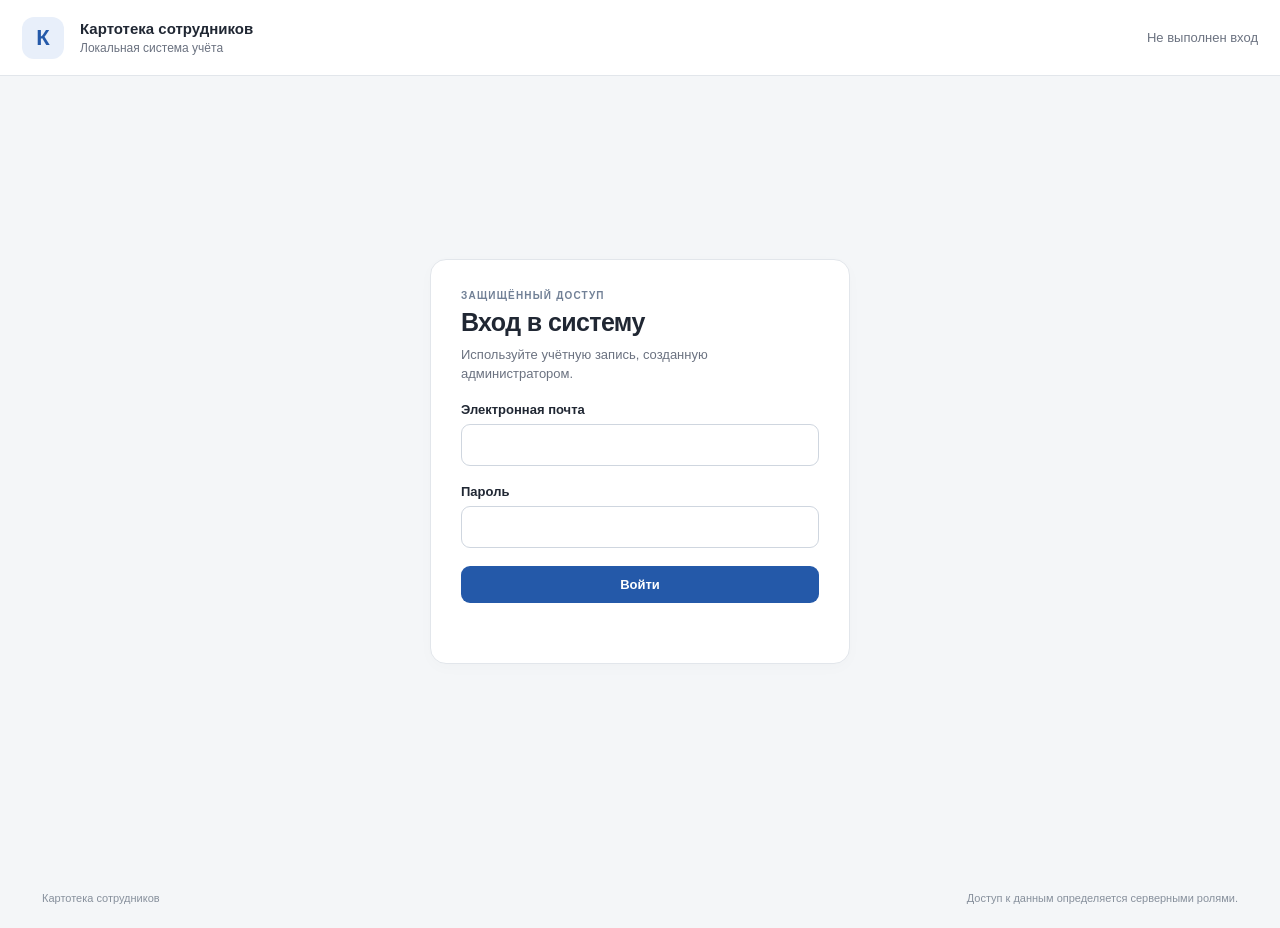
<file: index.html>
<!doctype html>
<html lang="ru">
<head>
  <meta charset="utf-8">
  <meta name="viewport" content="width=device-width, initial-scale=1">
  <meta name="color-scheme" content="light">
  <title>Картотека сотрудников</title>
  <link rel="stylesheet" href="/styles.css">
  <script defer src="/app.js"></script>
</head>
<body>
  <header class="topbar">
    <div class="brand"><span class="brand-mark">К</span><div><strong>Картотека сотрудников</strong><small>Локальная система учёта</small></div></div>
    <div class="session"><span id="session-label">Не выполнен вход</span><button id="logout-button" class="button button-quiet hidden" type="button">Выйти</button></div>
  </header>
  <main class="page">
    <section id="login-view" class="login-wrap">
      <form id="login-form" class="panel login-panel">
        <div class="eyebrow">Защищённый доступ</div>
        <h1>Вход в систему</h1>
        <p class="muted">Используйте учётную запись, созданную администратором.</p>
        <label for="email">Электронная почта</label>
        <input id="email" name="email" type="email" autocomplete="username" required maxlength="254">
        <label for="password">Пароль</label>
        <input id="password" name="password" type="password" autocomplete="current-password" required>
        <button class="button button-primary full" type="submit">Войти</button>
        <p id="login-error" class="error" role="alert" aria-live="polite"></p>
      </form>
    </section>

    <section id="app-view" class="hidden">
      <div class="page-heading">
        <div><div class="eyebrow">Обзор</div><h1>Состояние картотеки</h1><p class="muted">Уведомления рассчитываются по актуальным данным сервера.</p></div>
        <div class="heading-actions"><button id="create-employee-button" class="button button-primary hidden" type="button">Добавить сотрудника</button><button id="manage-custom-fields-button" class="button button-secondary hidden" type="button">Настроить поля</button><button id="manage-units-button" class="button button-secondary hidden" type="button">Подразделения</button><button id="audit-log-button" class="button button-secondary hidden" type="button">История действий</button><button id="refresh-button" class="button button-secondary" type="button">Обновить данные</button></div>
      </div>
      <div id="status-message" class="status-message hidden" role="status" aria-live="polite"></div>

      <section class="panel alerts-panel" aria-labelledby="alerts-title">
        <div class="section-heading"><div><div class="eyebrow">Требуют внимания</div><h2 id="alerts-title">Уведомления <span id="alert-count" class="count">0</span></h2></div><span id="last-updated" class="muted small"></span></div>
        <div id="alerts-empty" class="empty-state hidden"><span class="empty-icon">✓</span><strong>Активных предупреждений нет</strong><p>Если даты изменятся, список будет пересчитан при обновлении.</p></div>
        <div id="alerts-list" class="alert-list"></div>
      </section>

      <section class="panel employees-panel" aria-labelledby="employees-title">
        <div class="section-heading"><div><div class="eyebrow">Справочник</div><h2 id="employees-title">Сотрудники</h2></div><span id="employee-count" class="muted small"></span></div>
        <form id="search-form" class="search-row"><label class="sr-only" for="employee-search">Поиск по ФИО или табельному номеру</label><input id="employee-search" type="search" maxlength="100" placeholder="ФИО или табельный номер"><button class="button button-secondary" type="submit">Найти</button><button id="clear-search" class="button button-quiet" type="button">Сбросить</button></form>
        <div class="table-wrap"><table><thead><tr><th><input id="select-page-employees" type="checkbox" aria-label="Выбрать сотрудников на странице"></th><th>ФИО</th><th>Табельный номер</th><th>Должность</th><th>Подразделение</th><th></th></tr></thead><tbody id="employees-body"><tr><td colspan="6" class="muted">Загрузка…</td></tr></tbody></table></div>
        <div class="pagination"><span id="selected-employee-count" class="muted small">Выбрано: 0</span><button id="export-table-button" class="button button-secondary" type="button">Общая таблица / экспорт</button><button id="prev-page" class="button button-quiet" type="button">Назад</button><span id="page-label" class="muted small">Страница 1</span><button id="next-page" class="button button-quiet" type="button">Далее</button></div>
      </section>
    </section>
  </main>

  <dialog id="audit-log-dialog" class="employee-dialog">
    <div class="dialog-heading"><div><div class="eyebrow">Администрирование</div><h2>История действий</h2></div><button id="audit-log-close" class="icon-button" type="button" aria-label="Закрыть историю">×</button></div>
    <p class="muted small">Журнал показывает, кто и когда выполнял действия в системе. Содержимое персональных полей и документов в журнал не копируется.</p>
    <form id="audit-filter-form" class="search-row"><label class="sr-only" for="audit-search">Поиск по журналу</label><input id="audit-search" type="search" maxlength="150" placeholder="Пользователь, действие, запись"><button class="button button-secondary" type="submit">Найти</button><button id="audit-clear" class="button button-quiet" type="button">Сбросить</button></form>
    <div class="table-wrap"><table><thead><tr><th>Дата и время</th><th>Пользователь</th><th>Действие</th><th>Объект</th><th>Дополнительно</th></tr></thead><tbody id="audit-log-body"><tr><td colspan="5" class="muted">Откройте журнал для загрузки.</td></tr></tbody></table></div>
    <div class="pagination"><button id="audit-prev" class="button button-quiet" type="button">Назад</button><span id="audit-page-label" class="muted small">Страница 1</span><button id="audit-next" class="button button-quiet" type="button">Далее</button></div>
    <p id="audit-log-error" class="form-error hidden" role="alert"></p>
  </dialog>

  <dialog id="employee-dialog" class="employee-dialog">
    <div class="dialog-heading"><div><div class="eyebrow">Карточка сотрудника</div><h2 id="dialog-name">Сотрудник</h2></div><div class="dialog-heading-actions"><button id="edit-employee-button" class="button button-primary hidden" type="button">Редактировать</button><button id="close-dialog" class="icon-button" type="button" aria-label="Закрыть карточку">×</button></div></div>
    <section id="employee-photo-section" class="employee-photo-section" aria-label="Фотография сотрудника"><div id="employee-photo-frame" class="employee-photo-frame"><span id="employee-photo-placeholder">Нет фотографии</span><img id="employee-photo-image" class="hidden" alt="Фотография сотрудника"></div><div id="employee-photo-actions" class="employee-photo-actions hidden"><button id="upload-employee-photo" class="button button-secondary" type="button">Загрузить / заменить фото</button><button id="delete-employee-photo" class="button button-quiet danger-button hidden" type="button">Удалить фото</button></div><p id="employee-photo-error" class="form-error hidden" role="alert"></p></section>
    <div id="employee-details" class="detail-grid"></div>
    <section id="employee-attachments" class="attachments-section hidden" aria-labelledby="attachments-title">
      <div class="section-heading"><div><div class="eyebrow">Файлы и сканы</div><h3 id="attachments-title">Документы сотрудника</h3></div></div>
      <p class="muted small">Файл прикрепляется к группе документа целиком. Например, один скан паспорта относится сразу к серии, номеру, дате и органу выдачи.</p>
      <div id="employee-attachments-list" class="attachments-groups"></div>
      <p id="employee-attachments-error" class="form-error hidden" role="alert"></p>
    </section>
    <section class="dialog-alerts"><h3>Уведомления по сотруднику</h3><div id="employee-alerts" class="alert-list"></div><p id="employee-alerts-empty" class="muted small hidden">Активных предупреждений нет.</p></section>
    <section class="related-section">
      <div class="section-heading"><div><div class="eyebrow">Связанные сведения</div><h3>Дополнительные записи</h3></div></div>
      <p class="muted small">Записи привязаны к этой карточке. Изменения сохраняются отдельно и не создают копию сотрудника.</p>
      <div id="employee-related-list" class="related-list"></div>
      <p id="employee-related-error" class="form-error hidden" role="alert"></p>
    </section>
  </dialog>
  <dialog id="related-form-dialog" class="employee-dialog related-form-dialog">
    <div class="dialog-heading"><div><div class="eyebrow">Связанная запись</div><h2 id="related-form-title">Новая запись</h2></div><button id="related-form-close" class="icon-button" type="button" aria-label="Закрыть форму">×</button></div>
    <form id="related-form" novalidate><div id="related-form-fields" class="form-grid"></div><fieldset id="relative-custom-fields-section" class="hidden"><legend>Дополнительные поля родственника</legend><div id="relative-custom-fields" class="form-grid"></div></fieldset><div id="related-form-error" class="form-error hidden" role="alert" aria-live="polite"></div><div class="form-actions"><button id="related-form-cancel" class="button button-quiet" type="button">Отмена</button><button id="related-form-save" class="button button-primary" type="submit">Сохранить</button></div></form>
  </dialog>

  <dialog id="employee-form-dialog" class="employee-dialog employee-form-dialog">
    <div class="dialog-heading"><div><div class="eyebrow">Данные сотрудника</div><h2 id="employee-form-title">Новый сотрудник</h2></div><button id="cancel-employee-form-top" class="icon-button" type="button" aria-label="Закрыть форму">×</button></div>
    <form id="employee-form" novalidate>
      <p class="muted small">Даты вводятся строго в формате ДД.ММ.ГГГГ. Обязательные поля отмечены звёздочкой.</p>
      <div id="employee-form-error" class="form-error hidden" role="alert" aria-live="polite"></div>
      <fieldset><legend>Основные сведения</legend><div class="form-grid">
        <label>Табельный номер<input name="personnelNumber" maxlength="100" autocomplete="off"></label>
        <label>Фамилия *<input name="lastName" maxlength="200" required autocomplete="family-name"></label>
        <label>Имя *<input name="firstName" maxlength="200" required autocomplete="given-name"></label>
        <label>Отчество<input name="middleName" maxlength="200"></label>
        <label>Дата рождения<input name="dateOfBirth" inputmode="numeric" placeholder="ДД.ММ.ГГГГ" maxlength="10" data-date></label>
        <label>Семейное положение<input name="maritalStatus" maxlength="50"></label>
      </div></fieldset>
      <fieldset><legend>Паспорт</legend><div class="form-grid">
        <label>Серия паспорта<input name="passportSeries" maxlength="20" autocomplete="off"></label>
        <label>Номер паспорта<input name="passportNumber" maxlength="20" autocomplete="off"></label>
        <label class="span-2">Кем выдан<input name="passportIssuedBy" maxlength="300"></label>
        <label>Дата выдачи<input name="passportIssuedOn" inputmode="numeric" placeholder="ДД.ММ.ГГГГ" maxlength="10" data-date></label>
      </div><p class="muted small">Скан прикрепляется один раз к группе «Паспорт» в карточке сотрудника — не к каждому полю отдельно.</p></fieldset>
      <fieldset><legend>Служба и подразделение</legend><div class="form-grid">
        <label>Должность<input name="position" maxlength="300"></label>
        <label>Подразделение по справочнику<select name="organizationalUnitId" id="organizational-unit-select"><option value="">Не выбрано</option></select></label>
        <label>Дополнительное обозначение подразделения<select name="subdivision" id="subdivision-select"><option value="">Не выбрано</option></select></label>
        <label>Звание<input name="rank" maxlength="100"></label>
        <label>Дата перевода<input name="transferDate" inputmode="numeric" placeholder="ДД.ММ.ГГГГ" maxlength="10" data-date></label>
        <label class="span-2">Откуда переведён<input name="transferFrom" maxlength="300"></label>
      </div></fieldset>
      <fieldset><legend>Допуск</legend><div class="form-grid">
        <label>Форма допуска<input name="accessForm" maxlength="100"></label>
        <label>Дата оформления<input name="accessGrantedOn" inputmode="numeric" placeholder="ДД.ММ.ГГГГ" maxlength="10" data-date></label>
        <label class="span-2">Кем оформлен<input name="accessIssuedBy" maxlength="300"></label>
      </div></fieldset>
      <fieldset><legend>Контракт</legend><div class="form-grid">
        <label>Дата начала<input name="contractStart" inputmode="numeric" placeholder="ДД.ММ.ГГГГ" maxlength="10" data-date></label>
        <label>Срок, месяцев<input name="contractTermMonths" type="number" min="1" max="600" step="1"></label>
        <label>Дата окончания<input name="contractEnd" inputmode="numeric" placeholder="ДД.ММ.ГГГГ" maxlength="10" data-date></label>
      </div></fieldset>
      <fieldset><legend>Воинский учёт</legend><div class="form-grid">
        <label>Номер военного билета<input name="militaryIdNumber" maxlength="100"></label>
        <label>Военкомат<input name="militaryRegistrationOffice" maxlength="200"></label>
        <label>Категория учёта<input name="militaryRegistrationCategory" maxlength="200"></label>
        <label>Статус учёта<input name="militaryRegistrationStatus" maxlength="200"></label>
      </div></fieldset>
      <fieldset id="custom-fields-editor-section"><legend>Дополнительные поля</legend><p class="muted small">Поля, настроенные администратором для всей картотеки.</p><div id="custom-fields-editor" class="form-grid"></div></fieldset>
      <div class="form-actions"><button id="cancel-employee-form" class="button button-quiet" type="button">Отмена</button><button id="save-employee-button" class="button button-primary" type="submit">Сохранить</button></div>
    </form>
  </dialog>
  <dialog id="units-dialog" class="employee-dialog units-dialog">
    <div class="dialog-heading"><div><div class="eyebrow">Справочник</div><h2>Подразделения</h2></div><button id="units-close" class="icon-button" type="button" aria-label="Закрыть справочник подразделений">×</button></div>
    <p class="muted small">Создайте подразделения заранее, чтобы затем выбирать их при оформлении карточки сотрудника. Можно создавать вложенные подразделения.</p>
    <form id="unit-form" class="unit-form" novalidate>
      <div class="form-grid">
        <label>Название подразделения *<input name="name" maxlength="200" required autocomplete="off" placeholder="Например, Отдел кадров"></label>
        <label>Родительское подразделение<select name="parentUnitId" id="unit-parent-select"><option value="">Без родительского подразделения</option></select></label>
      </div>
      <p id="unit-form-error" class="form-error hidden" role="alert"></p>
      <div class="form-actions"><button id="unit-form-save" class="button button-primary" type="submit">Создать подразделение</button></div>
    </form>
    <div class="units-existing"><h3>Созданные подразделения</h3><div id="units-list" class="units-list"></div></div>
  </dialog>
  <dialog id="export-table-dialog" class="employee-dialog export-table-dialog">
    <div class="dialog-heading"><div><div class="eyebrow">Вывод данных</div><h2>Общая таблица сотрудников</h2></div><button id="export-table-close" class="icon-button" type="button" aria-label="Закрыть">×</button></div>
    <p class="muted small">Выберите сотрудников и столбцы. Экспорт включает только активных сотрудников и учитывает ваши права доступа.</p>
    <fieldset><legend>Каких сотрудников включить</legend><div class="export-scope-options"><label><input type="radio" name="export-scope" value="all" checked> Всех активных сотрудников</label><label><input type="radio" name="export-scope" value="search"> По текущему поисковому запросу</label><label><input type="radio" name="export-scope" value="selected"> Только отмеченных в списке (<span id="export-selected-count">0</span>)</label></div></fieldset>
    <fieldset><legend>Столбцы таблицы</legend><div class="export-field-actions"><button id="export-fields-all" class="button button-quiet" type="button">Выбрать все доступные</button><button id="export-fields-default" class="button button-quiet" type="button">Основные поля</button><select id="export-presets" aria-label="Сохранённые наборы столбцов"><option value="">Мои наборы столбцов…</option></select><button id="export-preset-save" class="button button-quiet" type="button">Сохранить набор</button></div><div id="export-fields-list" class="export-fields-list"><p class="muted">Загрузка списка полей…</p></div></fieldset>
    <fieldset><legend>Формат файла</legend><div class="export-format-options"><label><input type="radio" name="export-format" value="docx" checked> Word (.docx)</label><label><input type="radio" name="export-format" value="xlsx"> Excel (.xlsx)</label><label><input type="radio" name="export-format" value="csv"> CSV (.csv)</label><label><input type="radio" name="export-format" value="print"> Печать</label></div></fieldset>
    <div class="form-actions export-preview-actions"><button id="export-table-preview" class="button button-secondary" type="button">Показать таблицу</button><span id="export-preview-count" class="muted small"></span></div>
    <section id="export-preview-section" class="export-preview-section hidden"><label for="export-preview-search">Поиск в таблице</label><input id="export-preview-search" type="search" placeholder="Фильтр по данным таблицы"><div class="table-wrap export-preview-wrap"><table><thead id="export-preview-head"></thead><tbody id="export-preview-body"></tbody></table></div><p class="muted small">Предпросмотр показывает до 500 строк. Файл экспорта содержит все выбранные строки.</p></section>
    <p id="export-table-error" class="form-error hidden" role="alert"></p><div class="form-actions"><button id="export-table-cancel" class="button button-quiet" type="button">Отмена</button><button id="export-table-run" class="button button-primary" type="button">Сформировать файл</button></div>
  </dialog>
  <footer><span>Картотека сотрудников</span><span>Доступ к данным определяется серверными ролями.</span></footer>
  <dialog id="custom-fields-dialog" class="employee-dialog">
    <div class="dialog-heading"><div><div class="eyebrow">Настройки</div><h2>Дополнительные поля</h2></div><button id="custom-fields-close" class="icon-button" type="button" aria-label="Закрыть">×</button></div>
    <p class="muted small">Новые поля будут доступны всем сотрудникам или всем родственникам выбранной области. Деактивация скрывает поле, но сохраняет ранее введённые значения.</p>
    <form id="custom-field-definition-form" class="panel form-panel">
      <div id="custom-field-definition-error" class="form-error hidden" role="alert"></div>
      <div class="form-grid">
        <label>Область<select name="scope"><option value="employee">Сотрудник</option><option value="relative">Родственник</option></select></label>
        <label>Название поля<input name="label" required maxlength="200"></label>
        <label>Тип данных<select name="dataType"><option value="text">Текст</option><option value="date">Дата</option><option value="number">Число</option><option value="boolean">Да / нет</option><option value="select">Выбор (пока текстовое значение)</option></select></label>
        <label class="checkbox-label custom-field-required"><input name="isRequired" type="checkbox"><span>Обязательное поле</span></label>
      </div>
      <div class="form-actions"><button class="button button-primary" type="submit">Создать поле</button></div>
    </form>
    <section><h3>Активные поля</h3><div id="custom-field-definitions-list" class="related-list"></div></section>
  </dialog>
</body>
</html>
</file>
<file: styles.css>
:root{font-family:Inter,"Segoe UI",Arial,sans-serif;color:#202733;background:#f4f6f8;font-synthesis:none;text-rendering:optimizeLegibility;--ink:#202733;--muted:#6b7280;--line:#e2e6eb;--panel:#fff;--blue:#2459a9;--yellow:#fff1b8;--yellow-line:#e8c65d;--red:#a52a2a;--orange:#8a4b08;--green:#176b45}*{box-sizing:border-box}body{margin:0;min-width:320px}.topbar{height:76px;background:#fff;border-bottom:1px solid var(--line);display:flex;align-items:center;justify-content:space-between;padding:0 max(22px,calc((100% - 1240px)/2));gap:18px}.brand,.session,.page-heading,.section-heading,.dialog-heading,.pagination{display:flex;align-items:center;justify-content:space-between;gap:16px}.brand{justify-content:flex-start}.brand-mark{display:grid;place-items:center;width:42px;height:42px;border-radius:12px;background:#e8effa;color:var(--blue);font-size:22px;font-weight:800}.brand strong,.brand small{display:block}.brand strong{font-size:15px}.brand small{margin-top:4px;color:var(--muted);font-size:12px}.session{font-size:13px;color:var(--muted)}.page{max-width:1240px;margin:0 auto;padding:30px 22px 56px}.page-heading{margin-bottom:22px;align-items:flex-end}h1,h2,h3,p{margin-top:0}h1{font-size:28px;letter-spacing:-.6px;margin-bottom:8px}h2{font-size:20px;margin-bottom:0}h3{font-size:16px}.muted{color:var(--muted)}.small{font-size:12px}.eyebrow{text-transform:uppercase;letter-spacing:1.2px;font-size:10px;font-weight:800;color:#718096;margin-bottom:7px}.panel{background:var(--panel);border:1px solid var(--line);border-radius:16px;padding:22px;box-shadow:0 4px 16px #17243a05;margin-bottom:20px}.section-heading{margin-bottom:20px}.count{display:inline-grid;place-items:center;min-width:26px;height:26px;border-radius:20px;background:#eef2f7;color:#334155;font-size:12px;margin-left:5px;padding:0 7px}.button{border:1px solid transparent;border-radius:9px;padding:10px 14px;font:inherit;font-size:13px;font-weight:700;cursor:pointer;white-space:nowrap}.button:focus-visible,input:focus-visible,.icon-button:focus-visible{outline:3px solid #92b7f5;outline-offset:2px}.button-primary{background:var(--blue);color:#fff}.button-secondary{background:#eef3fb;color:#244d88;border-color:#dce6f5}.button-quiet{background:#fff;color:#4b5563;border-color:var(--line)}.button:hover{filter:brightness(.98)}.full{width:100%;margin-top:18px}.hidden{display:none!important}.login-wrap{min-height:calc(100vh - 170px);display:grid;place-items:center}.login-panel{width:min(100%,420px);padding:30px}.login-panel h1{font-size:25px}.login-panel>p{font-size:13px;line-height:1.5}.login-panel label{display:block;font-size:13px;font-weight:700;margin:18px 0 7px}.login-panel input,.search-row input{width:100%;border:1px solid #cfd6df;border-radius:9px;padding:12px 13px;font:inherit;font-size:14px;background:#fff}.error{color:var(--red);font-size:13px;min-height:18px;margin:12px 0 0}.alert-list{display:grid;gap:10px}.alert-card{display:grid;grid-template-columns:5px minmax(0,1fr) auto;gap:14px;align-items:stretch;padding:14px;border:1px solid var(--line);border-radius:12px;background:#fff}.alert-stripe{border-radius:8px;background:#d7a33d}.alert-card.severity-overdue .alert-stripe{background:#c44747}.alert-card.severity-due .alert-stripe{background:#dc8b35}.alert-card.severity-warning .alert-stripe{background:#d7b54b}.alert-main{min-width:0}.alert-title{font-size:14px;font-weight:800;margin-bottom:5px}.alert-person{display:inline-block;background:var(--yellow);border:1px solid var(--yellow-line);border-radius:5px;padding:1px 5px;font-weight:800;color:#352a0a}.alert-message{font-size:13px;color:#596273;line-height:1.5;margin-bottom:8px}.alert-meta{display:flex;align-items:center;gap:8px;flex-wrap:wrap;font-size:11px;color:var(--muted)}.severity{border-radius:20px;padding:4px 8px;font-size:10px;font-weight:800;text-transform:uppercase;letter-spacing:.3px;background:#fff5dc;color:#865b08}.severity-overdue .severity{background:#fde8e8;color:#9d2626}.severity-due .severity{background:#fff0df;color:#9b510b}.alert-open{align-self:center}.empty-state{text-align:center;padding:30px 10px;color:var(--muted)}.empty-state strong{display:block;color:#344054;margin:10px 0 6px}.empty-state p{font-size:13px;margin:0}.empty-icon{display:inline-grid;place-items:center;width:40px;height:40px;border-radius:50%;background:#e7f5ed;color:var(--green);font-size:22px}.search-row{display:flex;gap:8px;margin-bottom:18px}.search-row input{flex:1;min-width:100px}.table-wrap{overflow-x:auto}table{width:100%;border-collapse:collapse;text-align:left;font-size:13px}th{font-size:11px;text-transform:uppercase;letter-spacing:.5px;color:#77808d;background:#f8fafc}th,td{padding:13px 12px;border-bottom:1px solid #edf0f3;vertical-align:middle}td strong{font-weight:700}.employee-row-highlight td:first-child{background:linear-gradient(90deg,#fff1b8 0,#fff1b8 5px,transparent 5px)}.employee-name-link{border:0;padding:0;background:transparent;color:#202733;text-align:left;font:inherit;font-weight:800;cursor:pointer}.employee-name-link.highlight{background:var(--yellow);box-shadow:0 0 0 3px var(--yellow);border-radius:2px}.row-actions{text-align:right}.pagination{justify-content:flex-end;margin-top:16px}.status-message{padding:12px 14px;border-radius:10px;background:#fff5dc;border:1px solid #f0d58b;color:#75530d;margin-bottom:16px;font-size:13px}.employee-dialog{width:min(760px,calc(100% - 28px));max-height:86vh;overflow:auto;border:1px solid var(--line);border-radius:16px;padding:24px;box-shadow:0 25px 80px #10182840}.employee-dialog::backdrop{background:#18223080}.dialog-heading{align-items:flex-start;margin-bottom:22px}.icon-button{width:34px;height:34px;border:1px solid var(--line);border-radius:9px;background:#fff;font-size:24px;line-height:1;cursor:pointer}.detail-grid{display:grid;grid-template-columns:repeat(2,minmax(0,1fr));gap:0 22px}.detail-item{padding:12px 0;border-bottom:1px solid #edf0f3;min-width:0}.detail-label{font-size:11px;color:var(--muted);margin-bottom:5px}.detail-value{font-size:14px;font-weight:600;overflow-wrap:anywhere}.dialog-alerts{border-top:1px solid var(--line);margin-top:22px;padding-top:20px}.dialog-alerts h3{margin-bottom:14px}footer{max-width:1240px;margin:0 auto;padding:0 22px 24px;display:flex;justify-content:space-between;gap:12px;color:#87909c;font-size:11px}.sr-only{position:absolute;width:1px;height:1px;padding:0;margin:-1px;overflow:hidden;clip:rect(0,0,0,0);white-space:nowrap;border:0}@media(max-width:700px){.topbar{padding:0 16px;height:68px}.brand strong{font-size:13px}.brand small{font-size:11px}.session{font-size:11px}.page{padding:22px 14px 38px}.page-heading{align-items:flex-start;flex-direction:column}h1{font-size:24px}.panel{padding:16px}.alert-card{grid-template-columns:4px minmax(0,1fr);gap:10px}.alert-open{grid-column:2;justify-self:start}.search-row{flex-wrap:wrap}.search-row input{flex-basis:100%}.detail-grid{grid-template-columns:1fr}.employee-dialog{padding:18px}footer{padding:0 14px 20px;flex-direction:column}}
/* Stage 12: employee create/edit form */
.heading-actions{display:flex;gap:8px;flex-wrap:wrap}.dialog-actions{display:flex;justify-content:flex-end;margin:18px 0}.employee-form-dialog{width:min(860px,calc(100% - 28px))}.employee-form-dialog form{display:grid;gap:14px}.employee-form-dialog fieldset{border:1px solid var(--line);border-radius:12px;padding:14px 16px 16px;min-width:0}.employee-form-dialog legend{padding:0 7px;font-size:13px;font-weight:800;color:#334155}.form-grid{display:grid;grid-template-columns:repeat(2,minmax(0,1fr));gap:13px 16px}.form-grid label{display:grid;gap:6px;font-size:12px;font-weight:700;color:#475467;min-width:0}.form-grid input{width:100%;min-width:0;border:1px solid #cfd6df;border-radius:8px;padding:10px 11px;font:inherit;font-size:14px;color:var(--ink);background:#fff}.form-grid input:focus-visible{outline:3px solid #92b7f5;outline-offset:2px}.form-grid input[aria-invalid="true"]{border-color:var(--red);background:#fffafa}.span-2{grid-column:span 2}.form-actions{display:flex;justify-content:flex-end;gap:8px;padding-top:4px}.form-error{padding:11px 13px;border-radius:9px;border:1px solid #e9b6b6;background:#fff0f0;color:var(--red);font-size:13px;white-space:pre-wrap}.employee-form-dialog button:disabled{opacity:.6;cursor:wait}@media(max-width:600px){.heading-actions{width:100%}.heading-actions .button{flex:1}.form-grid{grid-template-columns:1fr}.span-2{grid-column:auto}.employee-form-dialog fieldset{padding:12px}.form-actions{position:sticky;bottom:0;background:#fff;padding:12px 0 2px}}

/* Stage 13: organizational-unit selector and related-record editor */
.form-grid select{width:100%;min-width:0;border:1px solid #cfd6df;border-radius:8px;padding:10px 11px;font:inherit;font-size:14px;color:var(--ink);background:#fff}
.related-section{border-top:1px solid var(--line);margin-top:22px;padding-top:20px}.related-section h3{margin-bottom:0}.related-list{display:grid;gap:12px}.related-card{border:1px solid var(--line);border-radius:12px;padding:14px}.related-card-heading{display:flex;align-items:center;justify-content:space-between;gap:12px;margin-bottom:10px}.related-card-heading h4{margin:0;font-size:14px}.related-records{display:grid;gap:8px}.related-record{display:flex;justify-content:space-between;align-items:center;gap:12px;padding:10px;border-radius:8px;background:#f8fafc}.related-record-values{display:grid;gap:4px;min-width:0}.related-value{font-size:12px;overflow-wrap:anywhere}.related-actions{display:flex;gap:6px;flex-shrink:0}.danger-button{color:#9b2929}.related-form-dialog{width:min(720px,calc(100% - 28px))}.related-form-dialog form{display:grid;gap:14px}.related-form-dialog label{display:grid;gap:6px;font-size:12px;font-weight:700;color:#475467;min-width:0}.related-form-dialog input,.related-form-dialog select{width:100%;min-width:0;border:1px solid #cfd6df;border-radius:8px;padding:10px 11px;font:inherit;font-size:14px}.related-form-dialog input[aria-invalid="true"]{border-color:var(--red)}@media(max-width:600px){.related-record{align-items:flex-start;flex-direction:column}.related-actions{width:100%}.related-actions .button{flex:1}.related-card-heading{align-items:flex-start;flex-direction:column}}


/* Stage 14: document-group attachments. Each scan belongs to a document group,
   not to an individual field within that document. */
.attachments-section { margin-top: 1.25rem; padding-top: 1rem; border-top: 1px solid var(--border, #d9dee8); }
.attachments-groups { display: grid; gap: .8rem; }
.attachment-group { border: 1px solid var(--border, #d9dee8); border-radius: .7rem; padding: .8rem; min-width: 0; }
.attachment-group-heading { display: flex; align-items: center; justify-content: space-between; gap: .75rem; flex-wrap: wrap; }
.attachment-group-heading h4 { margin: 0; font-size: 1rem; }
.attachment-records { display: grid; gap: .45rem; margin-top: .65rem; }
.attachment-record { display: flex; align-items: center; justify-content: space-between; gap: .75rem; padding: .6rem; border-radius: .5rem; background: var(--surface-subtle, #f6f7f9); }
.attachment-meta { display: grid; gap: .2rem; min-width: 0; overflow-wrap: anywhere; }
.attachment-actions { display: flex; gap: .35rem; flex-wrap: wrap; flex-shrink: 0; }
@media (max-width: 620px) {
  .attachment-record { align-items: flex-start; flex-direction: column; }
  .attachment-actions { width: 100%; }
}

.attachment-target-select{max-width:min(100%,22rem);min-width:12rem;border:1px solid #cfd6df;border-radius:8px;padding:8px;background:#fff;color:var(--ink);font:inherit;font-size:13px}
#custom-field-definitions-list .related-card{margin-bottom:.6rem}

/* Stage 18: employee portrait, top-aligned editing, configurable exports. */
.dialog-heading-actions { display: flex; align-items: center; justify-content: flex-end; gap: .55rem; flex-shrink: 0; }
.employee-photo-section { display: flex; align-items: center; gap: 1rem; flex-wrap: wrap; padding: .85rem 0 1rem; border-bottom: 1px solid var(--border, #d9dee8); margin-bottom: 1rem; }
.employee-photo-frame { width: 132px; height: 156px; display: flex; align-items: center; justify-content: center; flex-shrink: 0; overflow: hidden; border: 1px solid var(--border, #d9dee8); border-radius: .65rem; background: var(--surface-subtle, #f6f7f9); color: var(--muted, #667085); text-align: center; padding: .5rem; }
.employee-photo-frame img { width: 100%; height: 100%; object-fit: cover; }
.employee-photo-actions { display: flex; align-items: center; gap: .5rem; flex-wrap: wrap; }
.export-table-dialog { width: min(920px, calc(100vw - 2rem)); max-width: 920px; }
.export-scope-options, .export-format-options { display: flex; flex-wrap: wrap; gap: .75rem 1.25rem; }
.export-scope-options label, .export-format-options label { display: inline-flex; align-items: center; gap: .45rem; }
.export-field-actions { display: flex; gap: .5rem; flex-wrap: wrap; margin-bottom: .65rem; }
.export-fields-list { display: grid; grid-template-columns: repeat(auto-fit, minmax(210px, 1fr)); gap: .45rem .75rem; max-height: 260px; overflow: auto; padding: .35rem; }
.export-field-option { display: flex; align-items: flex-start; gap: .5rem; overflow-wrap: anywhere; }
.export-field-option input { margin-top: .25rem; flex-shrink: 0; }
.employee-dialog fieldset { min-width: 0; margin: .8rem 0; padding: .8rem; border: 1px solid var(--border, #d9dee8); border-radius: .65rem; }
.employee-dialog fieldset legend { padding: 0 .35rem; font-weight: 650; }
@media (max-width: 620px) {
  .dialog-heading-actions { gap: .3rem; }
  .dialog-heading-actions .button { padding: .5rem .6rem; font-size: .85rem; }
  .employee-photo-frame { width: 100px; height: 125px; }
}
.export-preview-actions { justify-content: flex-start; align-items: center; }
.export-preview-section { margin-top: .8rem; }
.export-preview-section > label { display: block; margin-bottom: .35rem; font-weight: 600; }
.export-preview-wrap { max-height: 420px; overflow: auto; margin-top: .55rem; }
.export-preview-wrap table { min-width: max-content; }
.export-preview-wrap th { position: sticky; top: 0; background: var(--surface-subtle, #f6f7f9); z-index: 1; }
.export-sort-button { border: 0; background: transparent; color: inherit; font: inherit; font-weight: 650; cursor: pointer; text-align: left; padding: .2rem; }
#export-presets { max-width: 14rem; min-width: 11rem; border: 1px solid var(--border, #d9dee8); border-radius: 8px; padding: .45rem; background: var(--surface, #fff); color: inherit; font: inherit; }


/* Stage 19: minimal alerts and document groups; organizational-unit directory. */
.alert-card { grid-template-columns: minmax(0,1fr) auto; }
.alert-stripe { display: none !important; }
.alert-message { margin: .45rem 0 .65rem; padding: .55rem .7rem; border-radius: .45rem; background: #f4f6f8; color: #3f4856; }
.alert-card.severity-overdue .alert-message { background: #fff0f0; color: #8f2929; }
.alert-card.severity-due .alert-message { background: #fff4e8; color: #88480d; }
.alert-card.severity-warning .alert-message { background: #fff9df; color: #71540b; }
.attachment-group { border: 0; border-bottom: 1px solid var(--line); border-radius: 0; padding: .75rem 0; }
.attachment-group-heading { padding: 0; }
.attachment-group-heading h4 { font-weight: 650; }
.attachment-group-heading::before, .attachment-group-heading h4::before { content: none !important; display: none !important; }
.attachment-target-select { border-radius: 6px; }
.units-dialog { width: min(700px, calc(100% - 28px)); }
.unit-form { display: grid; gap: .8rem; padding: .25rem 0 1rem; border-bottom: 1px solid var(--line); }
.units-existing { margin-top: 1rem; }
.units-existing h3 { margin-bottom: .75rem; }
.units-list { display: grid; gap: .35rem; max-height: 300px; overflow: auto; }
.unit-list-item { padding: .55rem .7rem; border-bottom: 1px solid #edf0f3; font-size: 13px; overflow-wrap: anywhere; }
@media (max-width: 620px) { .alert-card { grid-template-columns: minmax(0,1fr); } }


/* Stage 20: balanced alert tiles, cleaner custom-field form, hierarchical unit selectors. */
#alerts-list { align-items: stretch; }
#alerts-list .alert-card { display: flex; flex-direction: column; min-width: 0; min-height: 100%; height: 100%; gap: 12px; padding: 14px; }
#alerts-list .alert-main { flex: 1 1 auto; min-width: 0; }
#alerts-list .alert-title, #alerts-list .alert-person, #alerts-list .alert-message { overflow-wrap: anywhere; }
#alerts-list .alert-open { width: 100%; align-self: stretch; margin-top: auto; white-space: normal; }
.custom-field-required { display: flex; align-items: center; align-self: end; gap: .55rem; min-height: 42px; }
.custom-field-required input { margin: 0; flex: 0 0 auto; }
.custom-field-required span { font-weight: 500; }
#organizational-unit-select, #subdivision-select { width: 100%; }
@media (max-width: 1000px) { #alerts-list { grid-template-columns: repeat(2, minmax(0, 1fr)) !important; } }
@media (max-width: 620px) { #alerts-list { grid-template-columns: minmax(0, 1fr) !important; } }
</file>
